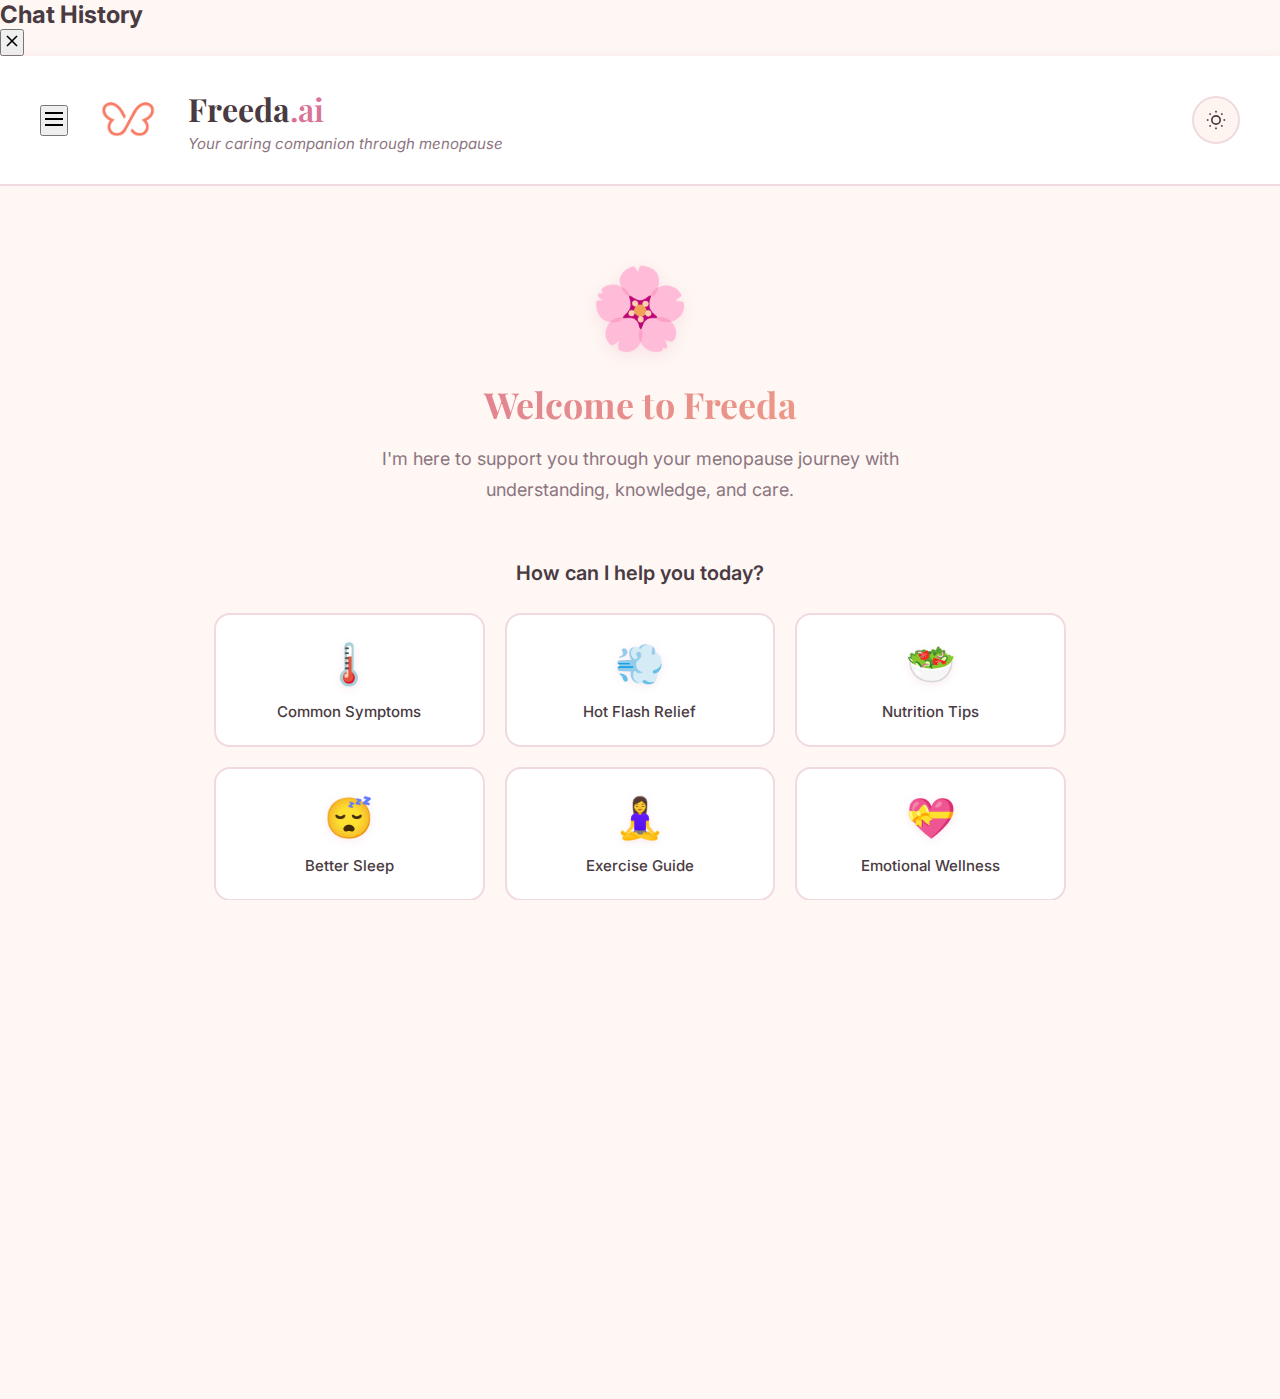
<file: freeda.html>
<!DOCTYPE html>
<html lang="en" dir="ltr">
<head>
  <meta charset="UTF-8" />
  <meta name="viewport" content="width=device-width, initial-scale=1, viewport-fit=cover" />
  <title>Freeda.ai - Your Menopause Companion</title>
  <link href="https://fonts.googleapis.com/css2?family=Inter:wght@300;400;500;600;700&family=Playfair+Display:wght@600;700&display=swap" rel="stylesheet" />
  <link rel="stylesheet" href="freeda-styles.css">
</head>
<body>
  <div class="app">
    <!-- History Sidebar -->
    <div class="history-sidebar" id="history-sidebar">
      <div class="history-header">
        <h2>Chat History</h2>
        <button class="close-sidebar-btn" id="close-sidebar-btn" title="Close sidebar">
          <svg width="20" height="20" viewBox="0 0 24 24" fill="none" stroke="currentColor" stroke-width="2">
            <line x1="18" y1="6" x2="6" y2="18"></line>
            <line x1="6" y1="6" x2="18" y2="18"></line>
          </svg>
        </button>
      </div>
      <div class="history-list" id="history-list">
        <!-- Chat history items will be dynamically added here -->
      </div>
    </div>

    <!-- Main Content -->
    <div class="main-content">
      <header>
        <div class="header-content">
          <div class="logo-section">
            <button class="menu-toggle-btn" id="menu-toggle-btn" title="Toggle chat history">
              <svg width="24" height="24" viewBox="0 0 24 24" fill="none" stroke="currentColor" stroke-width="2">
                <line x1="3" y1="12" x2="21" y2="12"></line>
                <line x1="3" y1="6" x2="21" y2="6"></line>
                <line x1="3" y1="18" x2="21" y2="18"></line>
              </svg>
            </button>
            <div class="logo-icon">
              <img src="img/freeda-logo.png" alt="Freeda Logo" class="logo-img" />
            </div>
            <div class="header-text">
              <h1>Freeda<span class="ai-text">.ai</span></h1>
              <p class="subtitle">Your caring companion through menopause</p>
            </div>
          </div>
          <div class="header-right">
            <button class="new-chat-btn" id="new-chat-btn" style="display: none;" title="Start new conversation">
              <svg width="20" height="20" viewBox="0 0 24 24" fill="none" stroke="currentColor" stroke-width="2">
                <path d="M12 5v14M5 12h14"/>
              </svg>
              <span>New Chat</span>
            </button>
            <button class="theme-toggle" id="theme-toggle" title="Toggle theme">
              <svg class="sun-icon" width="20" height="20" viewBox="0 0 24 24" fill="none" stroke="currentColor" stroke-width="2">
                <circle cx="12" cy="12" r="5"></circle>
                <line x1="12" y1="1" x2="12" y2="3"></line>
                <line x1="12" y1="21" x2="12" y2="23"></line>
                <line x1="4.22" y1="4.22" x2="5.64" y2="5.64"></line>
                <line x1="18.36" y1="18.36" x2="19.78" y2="19.78"></line>
                <line x1="1" y1="12" x2="3" y2="12"></line>
                <line x1="21" y1="12" x2="23" y2="12"></line>
                <line x1="4.22" y1="19.78" x2="5.64" y2="18.36"></line>
                <line x1="18.36" y1="5.64" x2="19.78" y2="4.22"></line>
              </svg>
              <svg class="moon-icon" width="20" height="20" viewBox="0 0 24 24" fill="none" stroke="currentColor" stroke-width="2" style="display: none;">
                <path d="M21 12.79A9 9 0 1 1 11.21 3 7 7 0 0 0 21 12.79z"></path>
              </svg>
            </button>
          </div>
        </div>
      </header>

    <div class="chat-container" id="chat">
      <div class="welcome-section">
        <div class="welcome-icon">🌸</div>
        <h2>Welcome to Freeda</h2>
        <p>I'm here to support you through your menopause journey with understanding, knowledge, and care.</p>

        <div class="quick-questions">
          <h3>How can I help you today?</h3>
          <div class="questions-grid">
            <button class="quick-btn" data-question="What are the common symptoms of menopause?">
              <span class="q-icon">🌡️</span>
              <span class="q-text">Common Symptoms</span>
            </button>
            <button class="quick-btn" data-question="How can I manage hot flashes?">
              <span class="q-icon">💨</span>
              <span class="q-text">Hot Flash Relief</span>
            </button>
            <button class="quick-btn" data-question="What foods should I eat during menopause?">
              <span class="q-icon">🥗</span>
              <span class="q-text">Nutrition Tips</span>
            </button>
            <button class="quick-btn" data-question="How can I improve my sleep?">
              <span class="q-icon">😴</span>
              <span class="q-text">Better Sleep</span>
            </button>
            <button class="quick-btn" data-question="What exercises are good for menopause?">
              <span class="q-icon">🧘‍♀️</span>
              <span class="q-text">Exercise Guide</span>
            </button>
            <button class="quick-btn" data-question="How do I handle mood changes?">
              <span class="q-icon">💝</span>
              <span class="q-text">Emotional Wellness</span>
            </button>
            <button class="quick-btn" data-question="Tell me about hormone therapy options">
              <span class="q-icon">💊</span>
              <span class="q-text">Hormone Therapy</span>
            </button>
            <button class="quick-btn" data-question="How can I maintain bone health?">
              <span class="q-icon">🦴</span>
              <span class="q-text">Bone Health</span>
            </button>
            <button class="quick-btn" data-question="What about skin and hair changes?">
              <span class="q-icon">✨</span>
              <span class="q-text">Skin & Hair Care</span>
            </button>
            <button class="quick-btn" data-question="How can I manage weight during menopause?">
              <span class="q-icon">⚖️</span>
              <span class="q-text">Weight Management</span>
            </button>
            <button class="quick-btn" data-question="What are natural remedies for menopause?">
              <span class="q-icon">🌿</span>
              <span class="q-text">Natural Remedies</span>
            </button>
            <button class="quick-btn" data-question="How do I talk to my doctor about menopause?">
              <span class="q-icon">👩‍⚕️</span>
              <span class="q-text">Doctor Conversations</span>
            </button>
          </div>
        </div>
      </div>
    </div>

    <div class="input-container">
      <form id="chat-form">
        <div class="input-wrapper">
          <div class="kb-toggle-wrapper" title="Use knowledge base">
            <input type="checkbox" id="use-kb-toggle" checked />
            <label for="use-kb-toggle">KB</label>
          </div>
          <input
            type="text"
            id="user-input"
            placeholder="Ask me anything about menopause, symptoms, wellness..."
            autocomplete="off"
            required
          />
          <button type="submit" class="send-btn">
            <svg width="20" height="20" viewBox="0 0 24 24" fill="none" stroke="currentColor" stroke-width="2">
              <path d="M22 2L11 13M22 2l-7 20-4-9-9-4 20-7z"/>
            </svg>
          </button>
        </div>
      </form>
    </div>
    </div>
  </div>

  <script src="agent-base.js"></script>
  <script src="freeda-script.js"></script>
</body>
</html>
</file>
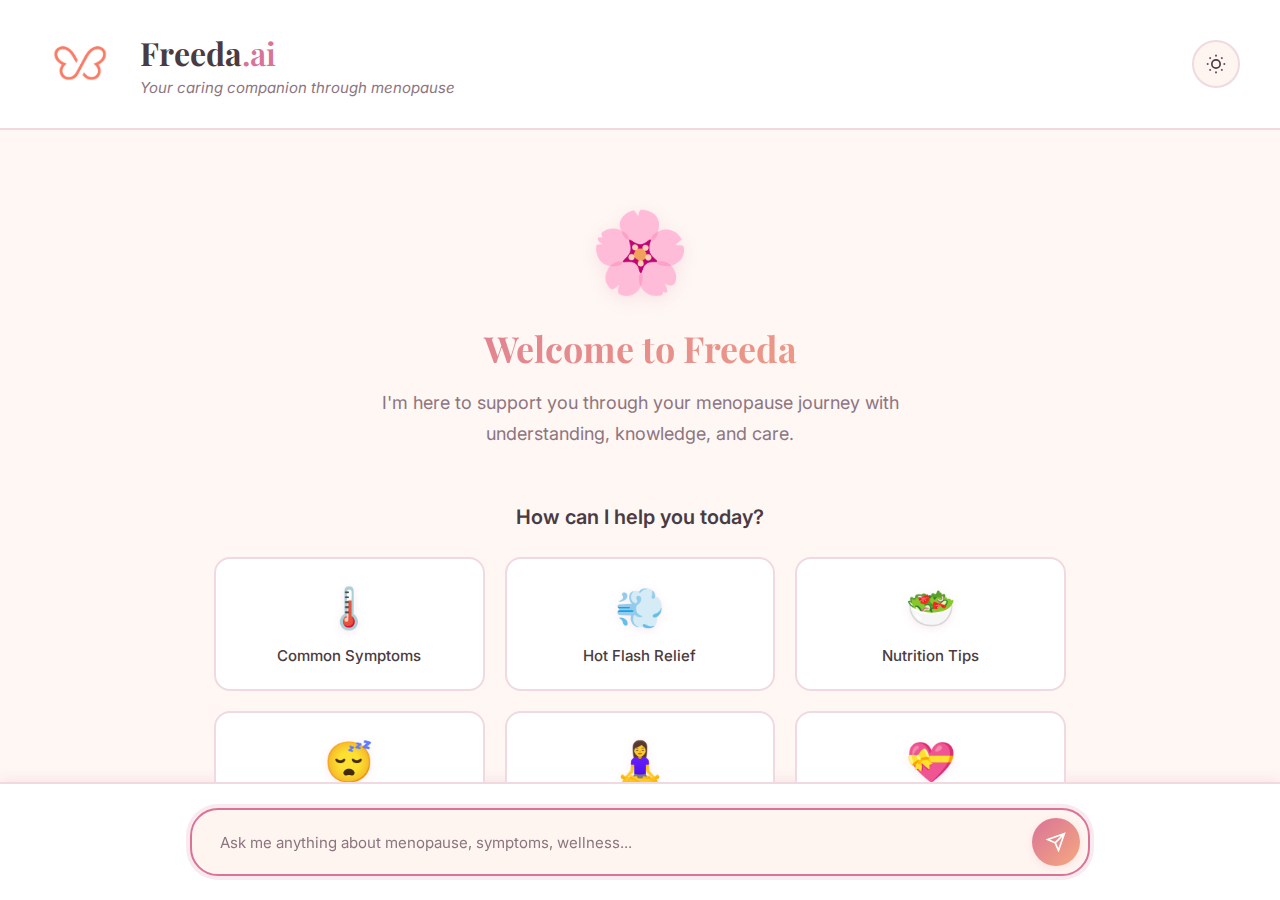
<file: public/freeda.html>
<!DOCTYPE html>
<html lang="en" dir="ltr">
<head>
  <meta charset="UTF-8" />
  <meta name="viewport" content="width=device-width, initial-scale=1, viewport-fit=cover" />
  <title>Freeda.ai - Your Menopause Companion</title>
  <link href="https://fonts.googleapis.com/css2?family=Inter:wght@300;400;500;600;700&family=Playfair+Display:wght@600;700&display=swap" rel="stylesheet" />
  <link rel="stylesheet" href="freeda-styles.css">
</head>
<body>
  <div class="app">
    <header>
      <div class="header-content">
        <div class="logo-section">
          <div class="logo-icon">
            <img src="img/freeda-logo.png" alt="Freeda Logo" class="logo-img" />
          </div>
          <div class="header-text">
            <h1>Freeda<span class="ai-text">.ai</span></h1>
            <p class="subtitle">Your caring companion through menopause</p>
          </div>
        </div>
        <div class="header-right">
          <button class="new-chat-btn" id="new-chat-btn" style="display: none;" title="Start new conversation">
            <svg width="20" height="20" viewBox="0 0 24 24" fill="none" stroke="currentColor" stroke-width="2">
              <path d="M12 5v14M5 12h14"/>
            </svg>
            <span>New Chat</span>
          </button>
          <button class="theme-toggle" id="theme-toggle" title="Toggle theme">
            <svg class="sun-icon" width="20" height="20" viewBox="0 0 24 24" fill="none" stroke="currentColor" stroke-width="2">
              <circle cx="12" cy="12" r="5"></circle>
              <line x1="12" y1="1" x2="12" y2="3"></line>
              <line x1="12" y1="21" x2="12" y2="23"></line>
              <line x1="4.22" y1="4.22" x2="5.64" y2="5.64"></line>
              <line x1="18.36" y1="18.36" x2="19.78" y2="19.78"></line>
              <line x1="1" y1="12" x2="3" y2="12"></line>
              <line x1="21" y1="12" x2="23" y2="12"></line>
              <line x1="4.22" y1="19.78" x2="5.64" y2="18.36"></line>
              <line x1="18.36" y1="5.64" x2="19.78" y2="4.22"></line>
            </svg>
            <svg class="moon-icon" width="20" height="20" viewBox="0 0 24 24" fill="none" stroke="currentColor" stroke-width="2" style="display: none;">
              <path d="M21 12.79A9 9 0 1 1 11.21 3 7 7 0 0 0 21 12.79z"></path>
            </svg>
          </button>
        </div>
      </div>
    </header>

    <div class="chat-container" id="chat">
      <div class="welcome-section">
        <div class="welcome-icon">🌸</div>
        <h2>Welcome to Freeda</h2>
        <p>I'm here to support you through your menopause journey with understanding, knowledge, and care.</p>

        <div class="quick-questions">
          <h3>How can I help you today?</h3>
          <div class="questions-grid">
            <button class="quick-btn" data-question="What are the common symptoms of menopause?">
              <span class="q-icon">🌡️</span>
              <span class="q-text">Common Symptoms</span>
            </button>
            <button class="quick-btn" data-question="How can I manage hot flashes?">
              <span class="q-icon">💨</span>
              <span class="q-text">Hot Flash Relief</span>
            </button>
            <button class="quick-btn" data-question="What foods should I eat during menopause?">
              <span class="q-icon">🥗</span>
              <span class="q-text">Nutrition Tips</span>
            </button>
            <button class="quick-btn" data-question="How can I improve my sleep?">
              <span class="q-icon">😴</span>
              <span class="q-text">Better Sleep</span>
            </button>
            <button class="quick-btn" data-question="What exercises are good for menopause?">
              <span class="q-icon">🧘‍♀️</span>
              <span class="q-text">Exercise Guide</span>
            </button>
            <button class="quick-btn" data-question="How do I handle mood changes?">
              <span class="q-icon">💝</span>
              <span class="q-text">Emotional Wellness</span>
            </button>
            <button class="quick-btn" data-question="Tell me about hormone therapy options">
              <span class="q-icon">💊</span>
              <span class="q-text">Hormone Therapy</span>
            </button>
            <button class="quick-btn" data-question="How can I maintain bone health?">
              <span class="q-icon">🦴</span>
              <span class="q-text">Bone Health</span>
            </button>
            <button class="quick-btn" data-question="What about skin and hair changes?">
              <span class="q-icon">✨</span>
              <span class="q-text">Skin & Hair Care</span>
            </button>
            <button class="quick-btn" data-question="How can I manage weight during menopause?">
              <span class="q-icon">⚖️</span>
              <span class="q-text">Weight Management</span>
            </button>
            <button class="quick-btn" data-question="What are natural remedies for menopause?">
              <span class="q-icon">🌿</span>
              <span class="q-text">Natural Remedies</span>
            </button>
            <button class="quick-btn" data-question="How do I talk to my doctor about menopause?">
              <span class="q-icon">👩‍⚕️</span>
              <span class="q-text">Doctor Conversations</span>
            </button>
          </div>
        </div>
      </div>
    </div>

    <div class="input-container">
      <form id="chat-form">
        <div class="input-wrapper">
          <input
            type="text"
            id="user-input"
            placeholder="Ask me anything about menopause, symptoms, wellness..."
            autocomplete="off"
            required
          />
          <button type="submit" class="send-btn">
            <svg width="20" height="20" viewBox="0 0 24 24" fill="none" stroke="currentColor" stroke-width="2">
              <path d="M22 2L11 13M22 2l-7 20-4-9-9-4 20-7z"/>
            </svg>
          </button>
        </div>
      </form>
    </div>
  </div>

  <script src="freeda-script.js"></script>
</body>
</html>
</file>
<file: freeda-styles.css>
/* Freeda.ai Styles - Warm and Calming Design for Women in Menopause */

:root {
  --primary-color: #d97398;
  --primary-hover: #c5628a;
  --accent-color: #f5a97f;
  --success-color: #7db9a8;
  --background: #fef7f4;
  --surface: #ffffff;
  --surface-light: #fff5f0;
  --border: #f0d9e0;
  --text-primary: #4a3b42;
  --text-secondary: #8c7580;
  --shadow: rgba(217, 115, 152, 0.15);
  --gradient: linear-gradient(135deg, #d97398 0%, #f5a97f 100%);
}

[data-theme="dark"] {
  --primary-color: #d97398;
  --primary-hover: #e594b3;
  --accent-color: #f5a97f;
  --success-color: #7db9a8;
  --background: #2a1f25;
  --surface: #3d2f36;
  --surface-light: #4a3741;
  --border: #5a4650;
  --text-primary: #f5e6eb;
  --text-secondary: #c9b5bf;
  --shadow: rgba(217, 115, 152, 0.2);
}

* {
  margin: 0;
  padding: 0;
  box-sizing: border-box;
}

html, body {
  height: 100%;
  overflow: hidden;
}

body {
  font-family: 'Inter', -apple-system, BlinkMacSystemFont, sans-serif;
  background: var(--background);
  color: var(--text-primary);
  -webkit-font-smoothing: antialiased;
  transition: background 0.3s ease, color 0.3s ease;
}

.app {
  display: flex;
  flex-direction: column;
  height: 100vh;
  max-width: 1400px;
  margin: 0 auto;
}

/* Header Styles */
header {
  background: var(--surface);
  border-bottom: 2px solid var(--border);
  padding: 24px 40px;
  flex-shrink: 0;
  box-shadow: 0 2px 12px var(--shadow);
}

.header-content {
  display: flex;
  justify-content: space-between;
  align-items: center;
  gap: 24px;
}

.header-right {
  display: flex;
  align-items: center;
  gap: 16px;
}

.logo-section {
  display: flex;
  align-items: center;
  gap: 20px;
}

.logo-icon {
  height: 80px;
  width: 80px;
  display: flex;
  align-items: center;
  justify-content: center;
  border-radius: 16px;
  overflow: hidden;
  transition: transform 0.3s ease;
}

.logo-icon:hover {
  transform: scale(1.05);
}

.logo-img {
  width: 100%;
  height: 100%;
  object-fit: contain;
}

.header-text h1 {
  font-family: 'Playfair Display', serif;
  font-size: 32px;
  font-weight: 700;
  margin-bottom: 4px;
  color: var(--text-primary);
}

.header-text h1 .ai-text {
  color: var(--primary-color);
  font-weight: 600;
}

.subtitle {
  font-size: 15px;
  color: var(--text-secondary);
  font-weight: 400;
  font-style: italic;
}

.new-chat-btn {
  display: flex;
  align-items: center;
  gap: 8px;
  padding: 12px 20px;
  border-radius: 24px;
  border: 2px solid var(--border);
  background: var(--surface-light);
  color: var(--text-primary);
  cursor: pointer;
  font-family: inherit;
  font-size: 14px;
  font-weight: 500;
  transition: all 0.3s ease;
}

.new-chat-btn:hover {
  background: var(--primary-color);
  border-color: var(--primary-color);
  color: white;
  transform: translateY(-2px);
  box-shadow: 0 4px 12px var(--shadow);
}

.new-chat-btn svg {
  width: 18px;
  height: 18px;
}

.theme-toggle {
  width: 48px;
  height: 48px;
  border-radius: 50%;
  border: 2px solid var(--border);
  background: var(--surface-light);
  color: var(--text-primary);
  cursor: pointer;
  display: flex;
  align-items: center;
  justify-content: center;
  transition: all 0.4s ease;
}

.theme-toggle:hover {
  background: var(--gradient);
  border-color: var(--primary-color);
  color: white;
  transform: rotate(180deg);
}

/* Chat Container */
.chat-container {
  flex: 1;
  overflow-y: auto;
  padding: 32px;
  scroll-behavior: smooth;
  background: var(--background);
}

.chat-container::-webkit-scrollbar {
  width: 10px;
}

.chat-container::-webkit-scrollbar-track {
  background: var(--surface-light);
  border-radius: 5px;
}

.chat-container::-webkit-scrollbar-thumb {
  background: var(--primary-color);
  border-radius: 5px;
  opacity: 0.7;
}

.chat-container::-webkit-scrollbar-thumb:hover {
  background: var(--primary-hover);
}

/* Welcome Section */
.welcome-section {
  max-width: 900px;
  margin: 0 auto;
  text-align: center;
  padding: 40px 24px;
}

.welcome-icon {
  font-size: 80px;
  margin-bottom: 24px;
  animation: float 3s ease-in-out infinite;
  filter: drop-shadow(0 4px 8px var(--shadow));
}

@keyframes float {
  0%, 100% { transform: translateY(0); }
  50% { transform: translateY(-12px); }
}

.welcome-section h2 {
  font-family: 'Playfair Display', serif;
  font-size: 36px;
  font-weight: 700;
  margin-bottom: 16px;
  color: var(--primary-color);
  background: var(--gradient);
  -webkit-background-clip: text;
  -webkit-text-fill-color: transparent;
  background-clip: text;
}

.welcome-section > p {
  font-size: 18px;
  color: var(--text-secondary);
  margin-bottom: 56px;
  line-height: 1.7;
  max-width: 600px;
  margin-left: auto;
  margin-right: auto;
}

.quick-questions h3 {
  font-size: 20px;
  font-weight: 600;
  margin-bottom: 28px;
  color: var(--text-primary);
}

.questions-grid {
  display: grid;
  grid-template-columns: repeat(auto-fit, minmax(220px, 1fr));
  gap: 20px;
  margin-top: 28px;
}

.quick-btn {
  background: var(--surface);
  border: 2px solid var(--border);
  border-radius: 16px;
  padding: 24px;
  display: flex;
  flex-direction: column;
  align-items: center;
  gap: 14px;
  cursor: pointer;
  transition: all 0.3s ease;
  color: var(--text-primary);
  font-family: inherit;
  position: relative;
  overflow: hidden;
}

.quick-btn::before {
  content: '';
  position: absolute;
  top: 0;
  left: 0;
  width: 100%;
  height: 100%;
  background: var(--gradient);
  opacity: 0;
  transition: opacity 0.3s ease;
  z-index: 0;
}

.quick-btn:hover::before {
  opacity: 0.1;
}

.quick-btn:hover {
  border-color: var(--primary-color);
  transform: translateY(-4px);
  box-shadow: 0 8px 24px var(--shadow);
}

.q-icon {
  font-size: 40px;
  position: relative;
  z-index: 1;
  filter: drop-shadow(0 2px 4px var(--shadow));
}

.q-text {
  font-size: 15px;
  font-weight: 500;
  position: relative;
  z-index: 1;
  text-align: center;
}

/* Messages */
.message {
  max-width: 75%;
  padding: 18px 24px;
  margin: 16px 0;
  border-radius: 20px;
  font-size: 15px;
  line-height: 1.7;
  animation: slideIn 0.4s ease;
  word-wrap: break-word;
}

.message h2 {
  font-size: 20px;
  font-weight: 600;
  margin: 20px 0 12px 0;
  color: var(--primary-color);
}

.message h3 {
  font-size: 18px;
  font-weight: 600;
  margin: 16px 0 10px 0;
  color: var(--text-primary);
}

.message strong {
  font-weight: 600;
  color: var(--primary-color);
}

.message ul {
  margin: 12px 0;
  padding-left: 24px;
  list-style-type: none;
}

.message ul li {
  position: relative;
  margin: 10px 0;
  padding-left: 24px;
}

.message ul li:before {
  content: "🌸";
  position: absolute;
  left: 0;
  font-size: 14px;
}

.message .numbered-item {
  display: flex;
  gap: 12px;
  margin: 12px 0;
  align-items: flex-start;
}

.message .numbered-item .number {
  color: var(--primary-color);
  font-weight: 600;
  flex-shrink: 0;
}

@keyframes slideIn {
  from {
    opacity: 0;
    transform: translateY(15px);
  }
  to {
    opacity: 1;
    transform: translateY(0);
  }
}

.bot {
  background: var(--surface);
  border: 2px solid var(--border);
  align-self: flex-start;
  box-shadow: 0 4px 16px var(--shadow);
}

.user {
  background: var(--gradient);
  color: white;
  align-self: flex-end;
  margin-right: auto;
  box-shadow: 0 4px 16px rgba(217, 115, 152, 0.3);
}

.user strong {
  color: white;
}

/* Input Container */
.input-container {
  border-top: 2px solid var(--border);
  background: var(--surface);
  padding: 24px 32px;
  flex-shrink: 0;
  box-shadow: 0 -2px 12px var(--shadow);
}

.input-wrapper {
  max-width: 900px;
  margin: 0 auto;
  display: flex;
  gap: 12px;
  background: var(--surface-light);
  border: 2px solid var(--border);
  border-radius: 28px;
  padding: 8px;
  transition: all 0.3s ease;
}

.input-wrapper:focus-within {
  border-color: var(--primary-color);
  box-shadow: 0 0 0 4px rgba(217, 115, 152, 0.15);
}

#user-input {
  flex: 1;
  font-size: 15px;
  padding: 14px 20px;
  border: none;
  background: transparent;
  color: var(--text-primary);
  font-family: inherit;
  outline: none;
}

#user-input::placeholder {
  color: var(--text-secondary);
}

.send-btn {
  background: var(--gradient);
  color: white;
  border: none;
  width: 48px;
  height: 48px;
  border-radius: 50%;
  cursor: pointer;
  transition: all 0.3s ease;
  display: flex;
  align-items: center;
  justify-content: center;
  flex-shrink: 0;
  box-shadow: 0 2px 8px var(--shadow);
}

.send-btn:hover {
  transform: scale(1.08);
  box-shadow: 0 4px 16px rgba(217, 115, 152, 0.4);
}

.send-btn:active {
  transform: scale(0.95);
}

/* Typing Indicator */
.typing-dots {
  display: inline-flex;
  gap: 8px;
  padding: 6px 0;
}

.typing-dots span {
  width: 10px;
  height: 10px;
  background: var(--primary-color);
  border-radius: 50%;
  animation: bounce 1.4s infinite ease-in-out;
}

.typing-dots span:nth-child(1) { animation-delay: 0s; }
.typing-dots span:nth-child(2) { animation-delay: 0.2s; }
.typing-dots span:nth-child(3) { animation-delay: 0.4s; }

@keyframes bounce {
  0%, 60%, 100% { transform: translateY(0); }
  30% { transform: translateY(-12px); }
}

/* Responsive Design */
@media (max-width: 768px) {
  header {
    padding: 20px 24px;
  }

  .header-content {
    flex-wrap: wrap;
  }

  .logo-icon {
    width: 64px;
    height: 64px;
  }

  .header-text h1 {
    font-size: 26px;
  }

  .subtitle {
    font-size: 13px;
  }

  .new-chat-btn {
    padding: 10px 16px;
    font-size: 13px;
  }

  .theme-toggle {
    width: 44px;
    height: 44px;
  }

  .chat-container {
    padding: 20px;
  }

  .welcome-section {
    padding: 24px 16px;
  }

  .welcome-section h2 {
    font-size: 28px;
  }

  .welcome-icon {
    font-size: 64px;
  }

  .questions-grid {
    grid-template-columns: repeat(2, 1fr);
    gap: 16px;
  }

  .message {
    max-width: 85%;
    font-size: 14px;
    padding: 16px 20px;
  }

  .input-container {
    padding: 20px;
  }
}

@media (max-width: 480px) {
  .questions-grid {
    grid-template-columns: 1fr;
  }

  .message {
    max-width: 95%;
  }

  .header-text h1 {
    font-size: 22px;
  }

  .welcome-section h2 {
    font-size: 24px;
  }
}
</file>
<file: public/freeda-styles.css>
/* Freeda.ai Styles - Warm and Calming Design for Women in Menopause */

:root {
  --primary-color: #d97398;
  --primary-hover: #c5628a;
  --accent-color: #f5a97f;
  --success-color: #7db9a8;
  --background: #fef7f4;
  --surface: #ffffff;
  --surface-light: #fff5f0;
  --border: #f0d9e0;
  --text-primary: #4a3b42;
  --text-secondary: #8c7580;
  --shadow: rgba(217, 115, 152, 0.15);
  --gradient: linear-gradient(135deg, #d97398 0%, #f5a97f 100%);
}

[data-theme="dark"] {
  --primary-color: #d97398;
  --primary-hover: #e594b3;
  --accent-color: #f5a97f;
  --success-color: #7db9a8;
  --background: #2a1f25;
  --surface: #3d2f36;
  --surface-light: #4a3741;
  --border: #5a4650;
  --text-primary: #f5e6eb;
  --text-secondary: #c9b5bf;
  --shadow: rgba(217, 115, 152, 0.2);
}

* {
  margin: 0;
  padding: 0;
  box-sizing: border-box;
}

html, body {
  height: 100%;
  overflow: hidden;
}

body {
  font-family: 'Inter', -apple-system, BlinkMacSystemFont, sans-serif;
  background: var(--background);
  color: var(--text-primary);
  -webkit-font-smoothing: antialiased;
  transition: background 0.3s ease, color 0.3s ease;
}

.app {
  display: flex;
  flex-direction: column;
  height: 100vh;
  max-width: 1400px;
  margin: 0 auto;
}

/* Header Styles */
header {
  background: var(--surface);
  border-bottom: 2px solid var(--border);
  padding: 24px 40px;
  flex-shrink: 0;
  box-shadow: 0 2px 12px var(--shadow);
}

.header-content {
  display: flex;
  justify-content: space-between;
  align-items: center;
  gap: 24px;
}

.header-right {
  display: flex;
  align-items: center;
  gap: 16px;
}

.logo-section {
  display: flex;
  align-items: center;
  gap: 20px;
}

.logo-icon {
  height: 80px;
  width: 80px;
  display: flex;
  align-items: center;
  justify-content: center;
  border-radius: 16px;
  overflow: hidden;
  transition: transform 0.3s ease;
}

.logo-icon:hover {
  transform: scale(1.05);
}

.logo-img {
  width: 100%;
  height: 100%;
  object-fit: contain;
}

.header-text h1 {
  font-family: 'Playfair Display', serif;
  font-size: 32px;
  font-weight: 700;
  margin-bottom: 4px;
  color: var(--text-primary);
}

.header-text h1 .ai-text {
  color: var(--primary-color);
  font-weight: 600;
}

.subtitle {
  font-size: 15px;
  color: var(--text-secondary);
  font-weight: 400;
  font-style: italic;
}

.new-chat-btn {
  display: flex;
  align-items: center;
  gap: 8px;
  padding: 12px 20px;
  border-radius: 24px;
  border: 2px solid var(--border);
  background: var(--surface-light);
  color: var(--text-primary);
  cursor: pointer;
  font-family: inherit;
  font-size: 14px;
  font-weight: 500;
  transition: all 0.3s ease;
}

.new-chat-btn:hover {
  background: var(--primary-color);
  border-color: var(--primary-color);
  color: white;
  transform: translateY(-2px);
  box-shadow: 0 4px 12px var(--shadow);
}

.new-chat-btn svg {
  width: 18px;
  height: 18px;
}

.theme-toggle {
  width: 48px;
  height: 48px;
  border-radius: 50%;
  border: 2px solid var(--border);
  background: var(--surface-light);
  color: var(--text-primary);
  cursor: pointer;
  display: flex;
  align-items: center;
  justify-content: center;
  transition: all 0.4s ease;
}

.theme-toggle:hover {
  background: var(--gradient);
  border-color: var(--primary-color);
  color: white;
  transform: rotate(180deg);
}

/* Chat Container */
.chat-container {
  flex: 1;
  overflow-y: auto;
  padding: 32px;
  scroll-behavior: smooth;
  background: var(--background);
}

.chat-container::-webkit-scrollbar {
  width: 10px;
}

.chat-container::-webkit-scrollbar-track {
  background: var(--surface-light);
  border-radius: 5px;
}

.chat-container::-webkit-scrollbar-thumb {
  background: var(--primary-color);
  border-radius: 5px;
  opacity: 0.7;
}

.chat-container::-webkit-scrollbar-thumb:hover {
  background: var(--primary-hover);
}

/* Welcome Section */
.welcome-section {
  max-width: 900px;
  margin: 0 auto;
  text-align: center;
  padding: 40px 24px;
}

.welcome-icon {
  font-size: 80px;
  margin-bottom: 24px;
  animation: float 3s ease-in-out infinite;
  filter: drop-shadow(0 4px 8px var(--shadow));
}

@keyframes float {
  0%, 100% { transform: translateY(0); }
  50% { transform: translateY(-12px); }
}

.welcome-section h2 {
  font-family: 'Playfair Display', serif;
  font-size: 36px;
  font-weight: 700;
  margin-bottom: 16px;
  color: var(--primary-color);
  background: var(--gradient);
  -webkit-background-clip: text;
  -webkit-text-fill-color: transparent;
  background-clip: text;
}

.welcome-section > p {
  font-size: 18px;
  color: var(--text-secondary);
  margin-bottom: 56px;
  line-height: 1.7;
  max-width: 600px;
  margin-left: auto;
  margin-right: auto;
}

.quick-questions h3 {
  font-size: 20px;
  font-weight: 600;
  margin-bottom: 28px;
  color: var(--text-primary);
}

.questions-grid {
  display: grid;
  grid-template-columns: repeat(auto-fit, minmax(220px, 1fr));
  gap: 20px;
  margin-top: 28px;
}

.quick-btn {
  background: var(--surface);
  border: 2px solid var(--border);
  border-radius: 16px;
  padding: 24px;
  display: flex;
  flex-direction: column;
  align-items: center;
  gap: 14px;
  cursor: pointer;
  transition: all 0.3s ease;
  color: var(--text-primary);
  font-family: inherit;
  position: relative;
  overflow: hidden;
}

.quick-btn::before {
  content: '';
  position: absolute;
  top: 0;
  left: 0;
  width: 100%;
  height: 100%;
  background: var(--gradient);
  opacity: 0;
  transition: opacity 0.3s ease;
  z-index: 0;
}

.quick-btn:hover::before {
  opacity: 0.1;
}

.quick-btn:hover {
  border-color: var(--primary-color);
  transform: translateY(-4px);
  box-shadow: 0 8px 24px var(--shadow);
}

.q-icon {
  font-size: 40px;
  position: relative;
  z-index: 1;
  filter: drop-shadow(0 2px 4px var(--shadow));
}

.q-text {
  font-size: 15px;
  font-weight: 500;
  position: relative;
  z-index: 1;
  text-align: center;
}

/* Messages */
.message {
  max-width: 75%;
  padding: 18px 24px;
  margin: 16px 0;
  border-radius: 20px;
  font-size: 15px;
  line-height: 1.7;
  animation: slideIn 0.4s ease;
  word-wrap: break-word;
}

.message h2 {
  font-size: 20px;
  font-weight: 600;
  margin: 20px 0 12px 0;
  color: var(--primary-color);
}

.message h3 {
  font-size: 18px;
  font-weight: 600;
  margin: 16px 0 10px 0;
  color: var(--text-primary);
}

.message strong {
  font-weight: 600;
  color: var(--primary-color);
}

.message ul {
  margin: 12px 0;
  padding-left: 24px;
  list-style-type: none;
}

.message ul li {
  position: relative;
  margin: 10px 0;
  padding-left: 24px;
}

.message ul li:before {
  content: "🌸";
  position: absolute;
  left: 0;
  font-size: 14px;
}

.message .numbered-item {
  display: flex;
  gap: 12px;
  margin: 12px 0;
  align-items: flex-start;
}

.message .numbered-item .number {
  color: var(--primary-color);
  font-weight: 600;
  flex-shrink: 0;
}

@keyframes slideIn {
  from {
    opacity: 0;
    transform: translateY(15px);
  }
  to {
    opacity: 1;
    transform: translateY(0);
  }
}

.bot {
  background: var(--surface);
  border: 2px solid var(--border);
  align-self: flex-start;
  box-shadow: 0 4px 16px var(--shadow);
}

.user {
  background: var(--gradient);
  color: white;
  align-self: flex-end;
  margin-right: auto;
  box-shadow: 0 4px 16px rgba(217, 115, 152, 0.3);
}

.user strong {
  color: white;
}

/* Input Container */
.input-container {
  border-top: 2px solid var(--border);
  background: var(--surface);
  padding: 24px 32px;
  flex-shrink: 0;
  box-shadow: 0 -2px 12px var(--shadow);
}

.input-wrapper {
  max-width: 900px;
  margin: 0 auto;
  display: flex;
  gap: 12px;
  background: var(--surface-light);
  border: 2px solid var(--border);
  border-radius: 28px;
  padding: 8px;
  transition: all 0.3s ease;
}

.input-wrapper:focus-within {
  border-color: var(--primary-color);
  box-shadow: 0 0 0 4px rgba(217, 115, 152, 0.15);
}

#user-input {
  flex: 1;
  font-size: 15px;
  padding: 14px 20px;
  border: none;
  background: transparent;
  color: var(--text-primary);
  font-family: inherit;
  outline: none;
}

#user-input::placeholder {
  color: var(--text-secondary);
}

.send-btn {
  background: var(--gradient);
  color: white;
  border: none;
  width: 48px;
  height: 48px;
  border-radius: 50%;
  cursor: pointer;
  transition: all 0.3s ease;
  display: flex;
  align-items: center;
  justify-content: center;
  flex-shrink: 0;
  box-shadow: 0 2px 8px var(--shadow);
}

.send-btn:hover {
  transform: scale(1.08);
  box-shadow: 0 4px 16px rgba(217, 115, 152, 0.4);
}

.send-btn:active {
  transform: scale(0.95);
}

/* Typing Indicator */
.typing-dots {
  display: inline-flex;
  gap: 8px;
  padding: 6px 0;
}

.typing-dots span {
  width: 10px;
  height: 10px;
  background: var(--primary-color);
  border-radius: 50%;
  animation: bounce 1.4s infinite ease-in-out;
}

.typing-dots span:nth-child(1) { animation-delay: 0s; }
.typing-dots span:nth-child(2) { animation-delay: 0.2s; }
.typing-dots span:nth-child(3) { animation-delay: 0.4s; }

@keyframes bounce {
  0%, 60%, 100% { transform: translateY(0); }
  30% { transform: translateY(-12px); }
}

/* Responsive Design */
@media (max-width: 768px) {
  header {
    padding: 20px 24px;
  }

  .header-content {
    flex-wrap: wrap;
  }

  .logo-icon {
    width: 64px;
    height: 64px;
  }

  .header-text h1 {
    font-size: 26px;
  }

  .subtitle {
    font-size: 13px;
  }

  .new-chat-btn {
    padding: 10px 16px;
    font-size: 13px;
  }

  .theme-toggle {
    width: 44px;
    height: 44px;
  }

  .chat-container {
    padding: 20px;
  }

  .welcome-section {
    padding: 24px 16px;
  }

  .welcome-section h2 {
    font-size: 28px;
  }

  .welcome-icon {
    font-size: 64px;
  }

  .questions-grid {
    grid-template-columns: repeat(2, 1fr);
    gap: 16px;
  }

  .message {
    max-width: 85%;
    font-size: 14px;
    padding: 16px 20px;
  }

  .input-container {
    padding: 20px;
  }
}

@media (max-width: 480px) {
  .questions-grid {
    grid-template-columns: 1fr;
  }

  .message {
    max-width: 95%;
  }

  .header-text h1 {
    font-size: 22px;
  }

  .welcome-section h2 {
    font-size: 24px;
  }
}
</file>
